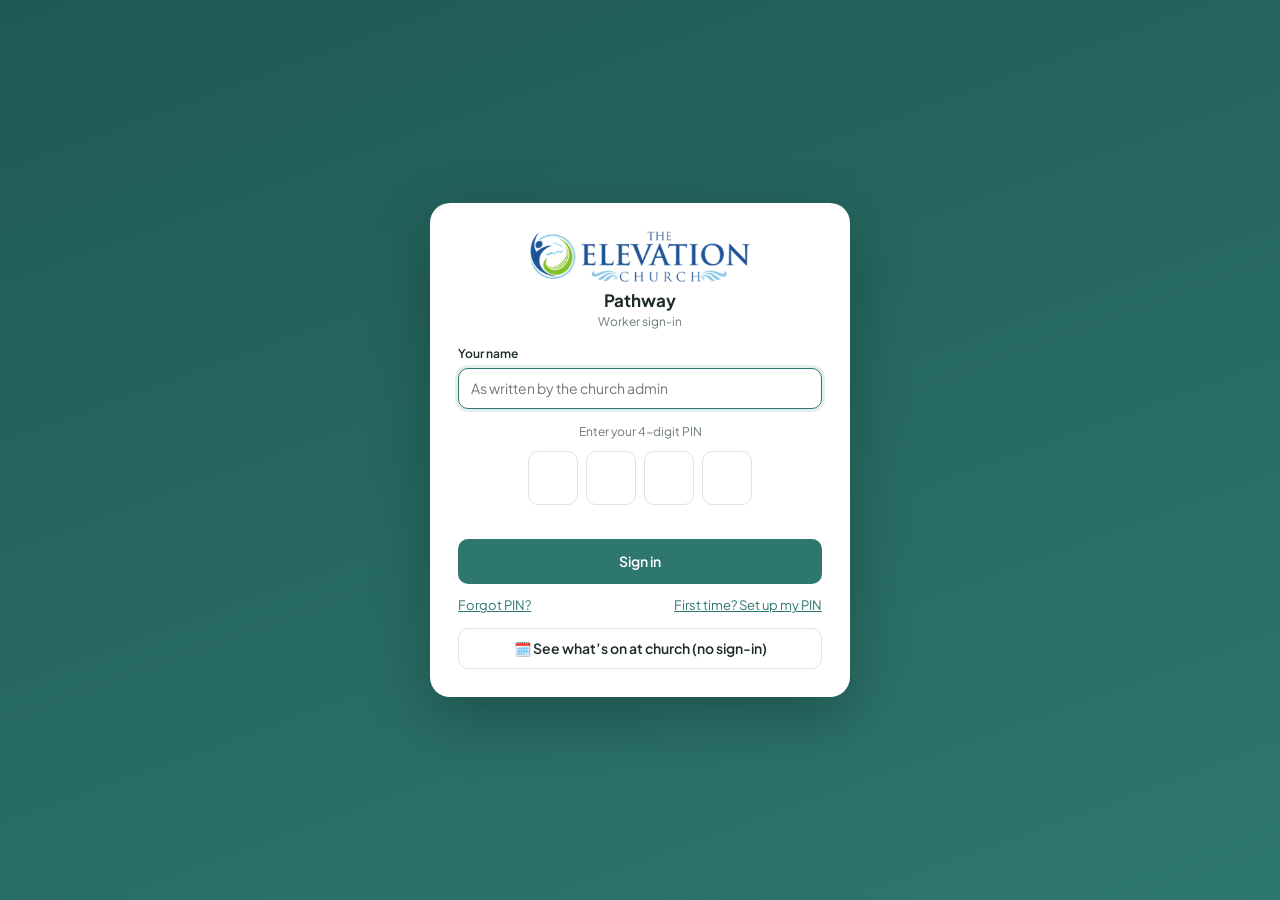
<file: index.html>
<!doctype html>
<html lang="en">
<head>
<meta charset="utf-8">
<meta name="viewport" content="width=device-width,initial-scale=1,viewport-fit=cover">
<title>Pathway · The Elevation Church</title>
<meta name="theme-color" content="#1F5A54">
<link rel="manifest" href="manifest.webmanifest">
<link rel="icon" href="img/icon-192.png">
<link rel="apple-touch-icon" href="img/apple-touch-icon.png">
<meta name="apple-mobile-web-app-capable" content="yes">
<link rel="preconnect" href="https://fonts.googleapis.com">
<link href="https://fonts.googleapis.com/css2?family=Plus+Jakarta+Sans:wght@400;500;600;700;800&display=swap" rel="stylesheet">
<link rel="stylesheet" href="app.css">
</head>
<body>

<!-- SIGN IN -->
<div class="login" id="login" hidden>
  <form class="lbox" id="loginForm" autocomplete="off">
    <img class="logo-full" src="img/logo-full.png" alt="The Elevation Church">
    <div style="text-align:center;margin-bottom:14px"><b style="font-size:17px">Pathway</b><div class="small muted">Worker sign-in</div></div>
    <div class="banner red" id="noApi" hidden>This app is not connected to the church server yet. Ask the person who set up Pathway.</div>
    <div class="f"><label for="ln">Your name</label><input class="inp" id="ln" placeholder="As written by the church admin" autocomplete="name"></div>
    <div class="small muted" style="text-align:center;margin-top:14px">Enter your 4-digit PIN</div>
    <div class="pin" id="pin">
      <input inputmode="numeric" maxlength="1" type="password" aria-label="PIN digit 1"><input inputmode="numeric" maxlength="1" type="password" aria-label="PIN digit 2"><input inputmode="numeric" maxlength="1" type="password" aria-label="PIN digit 3"><input inputmode="numeric" maxlength="1" type="password" aria-label="PIN digit 4">
    </div>
    <div class="err" id="lerr"></div>
    <button class="btn" id="lbtn" style="width:100%;padding:12px" type="submit">Sign in</button>
    <div style="display:flex;justify-content:space-between;gap:10px;margin-top:12px;font-size:13px;flex-wrap:wrap"><a href="#" id="forgot">Forgot PIN?</a><a href="#" id="firsttime">First time? Set up my PIN</a></div>
    <div id="pinflow" hidden></div>
    <a class="btn ghost" href="events.html" style="width:100%;margin-top:12px;justify-content:center">🗓️ See what’s on at church (no sign-in)</a>
    <div id="firstSet" hidden style="margin-top:16px;border-top:1px solid var(--line);padding-top:14px">
      <b>Move our data from the Google version</b><div class="small muted">Sign in with your existing <b>admin</b> name and PIN. Everything (people, members, PINs, history) is copied to this faster server. Takes under a minute.</div>
      <input class="inp" id="mvname" placeholder="Admin name (as before)" autocomplete="off" style="margin-top:8px">
      <input class="inp" id="mvpin" placeholder="Admin PIN" inputmode="numeric" maxlength="4" type="password" autocomplete="off" style="margin-top:8px">
      <button class="btn gold" type="button" id="mvbtn" style="width:100%;margin-top:10px">Move our data</button>
      <div style="margin:16px 0 4px;border-top:1px dashed var(--line)"></div>
      <b>Brand-new church instead?</b><div class="small muted">Use the one-time setup code given when Pathway was installed.</div>
      <input class="inp" id="fcode" placeholder="Setup code" inputmode="numeric" autocomplete="off" style="margin-top:8px">
      <input class="inp" id="fname" placeholder="Your full name" autocomplete="name" style="margin-top:8px">
      <input class="inp" id="fpin" placeholder="Choose a 4-digit PIN" inputmode="numeric" maxlength="4" type="password" autocomplete="off" style="margin-top:8px">
      <button class="btn" type="button" id="fbtn" style="width:100%;margin-top:10px">Create the first admin</button>
    </div>
  </form>
</div>

<div class="app" id="app" hidden>
  <aside>
    <div class="brand"><div class="mark"><img src="img/logo-mark.png" alt=""></div><div><b>Pathway</b><small id="churchName">The Elevation Church</small></div></div>
    <div id="sidenav"></div>
    <div class="foot" id="sidefoot"></div>
  </aside>
  <main>
    <div class="top">
      <button class="iconbtn" id="backbtn" aria-label="Back" hidden>‹</button><h1 id="title">Today</h1><span class="sp"></span>
      <span class="pill" id="net"><span class="dot"></span><span id="netl">Online</span></span>
      <button class="iconbtn" id="bell" aria-label="Notifications">🔔<i id="bellct" hidden></i></button>
      <button class="av" id="me" title="Account and appearance">--</button>
    </div>
    <div class="wrap" id="view"></div>
  </main>
</div>
<nav class="mnav" id="mnav" hidden></nav>
<div class="ov" id="ov"></div>
<div class="drawer" id="drawer" role="dialog" aria-label="Details"></div>
<button class="fab" id="fab" aria-label="Quick actions" hidden>+</button>
<div class="toast" id="toast"></div>

<script src="config.js"></script>
<script src="lib/qrcode.js"></script>
<script src="core.js"></script>
<script src="tracker.js"></script>
<script src="church.js"></script>
<script src="grid.js"></script>
<script src="admin.js"></script>
<script src="forms.js"></script>
<script src="msg.js"></script>
<script src="calendar.js"></script>
<script src="shell.js"></script>
<script src="today.js"></script>
<script src="count.js"></script>
<script src="people2.js"></script>
<script src="gametpl.js"></script>
<script src="games.js"></script>
<script src="chat.js"></script>
<script src="app.js"></script>
</body>
</html>
</file>
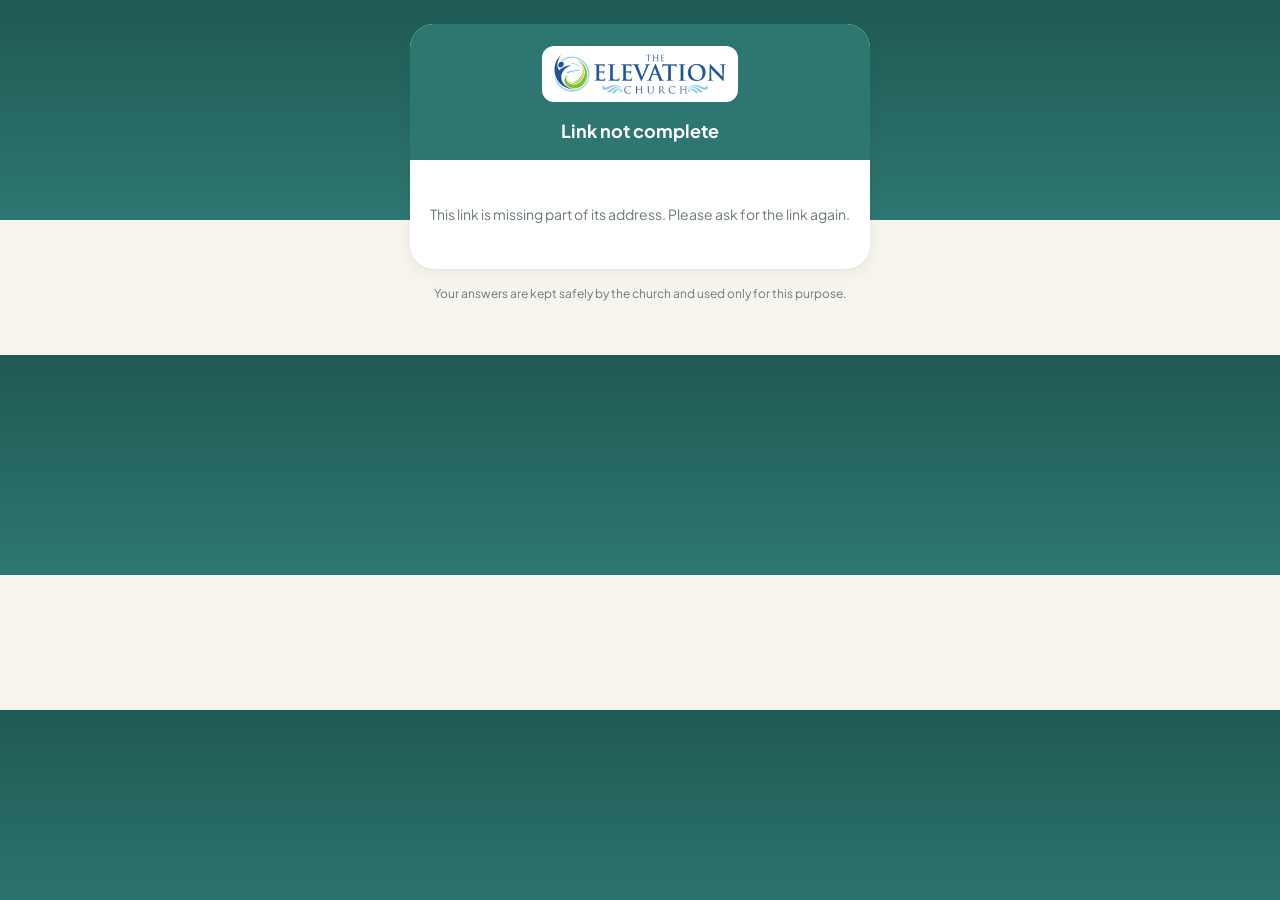
<file: answer.html>
<!doctype html>
<html lang="en">
<head>
<meta charset="utf-8">
<meta name="viewport" content="width=device-width,initial-scale=1,viewport-fit=cover">
<title>Answer · The Elevation Church</title>
<meta name="theme-color" content="#2E7770">
<link rel="manifest" href="manifest.webmanifest">
<link rel="icon" href="img/icon-192.png">
<link rel="preconnect" href="https://fonts.googleapis.com">
<link href="https://fonts.googleapis.com/css2?family=Plus+Jakarta+Sans:wght@400;500;600;700;800&display=swap" rel="stylesheet">
<link rel="stylesheet" href="app.css">
<style>body{background:linear-gradient(180deg,var(--teal-d) 0,var(--teal) 220px,var(--bg) 220px)}.reg{padding:24px 16px 40px}.phoneframe{width:460px}.hp{position:absolute;left:-9999px}
.q{margin-bottom:18px}.q>label,.q>.ql{display:block;font-weight:700;margin-bottom:8px}.q .req{color:var(--red)}.stars{display:flex;gap:6px}.stars button{font-size:30px;line-height:1;background:none;border:0;cursor:pointer;color:#d8d2c4;padding:2px}.stars button.on{color:var(--gold)}
.chips.big .chip{padding:10px 14px;font-size:14px}</style>
</head>
<body>
<div class="reg">
  <div class="phoneframe">
    <div class="hd"><div class="logo-chip"><img src="img/logo-full.png" alt="The Elevation Church"></div>
      <b style="font-size:18px;display:block" id="atitle">Loading…</b><div class="small" style="opacity:.9" id="asub"></div></div>
    <form class="bd" id="af" autocomplete="on" hidden></form>
    <div class="bd" id="amsg" hidden style="text-align:center;padding:30px 20px"></div>
  </div>
  <p class="small muted" style="text-align:center;margin-top:16px" id="afoot">Your answers are kept safely by the church and used only for this purpose.</p>
</div>
<div class="toast" id="toast"></div>
<script src="config.js"></script>
<script src="core.js"></script>
<script src="answer.js"></script>
</body>
</html>
</file>
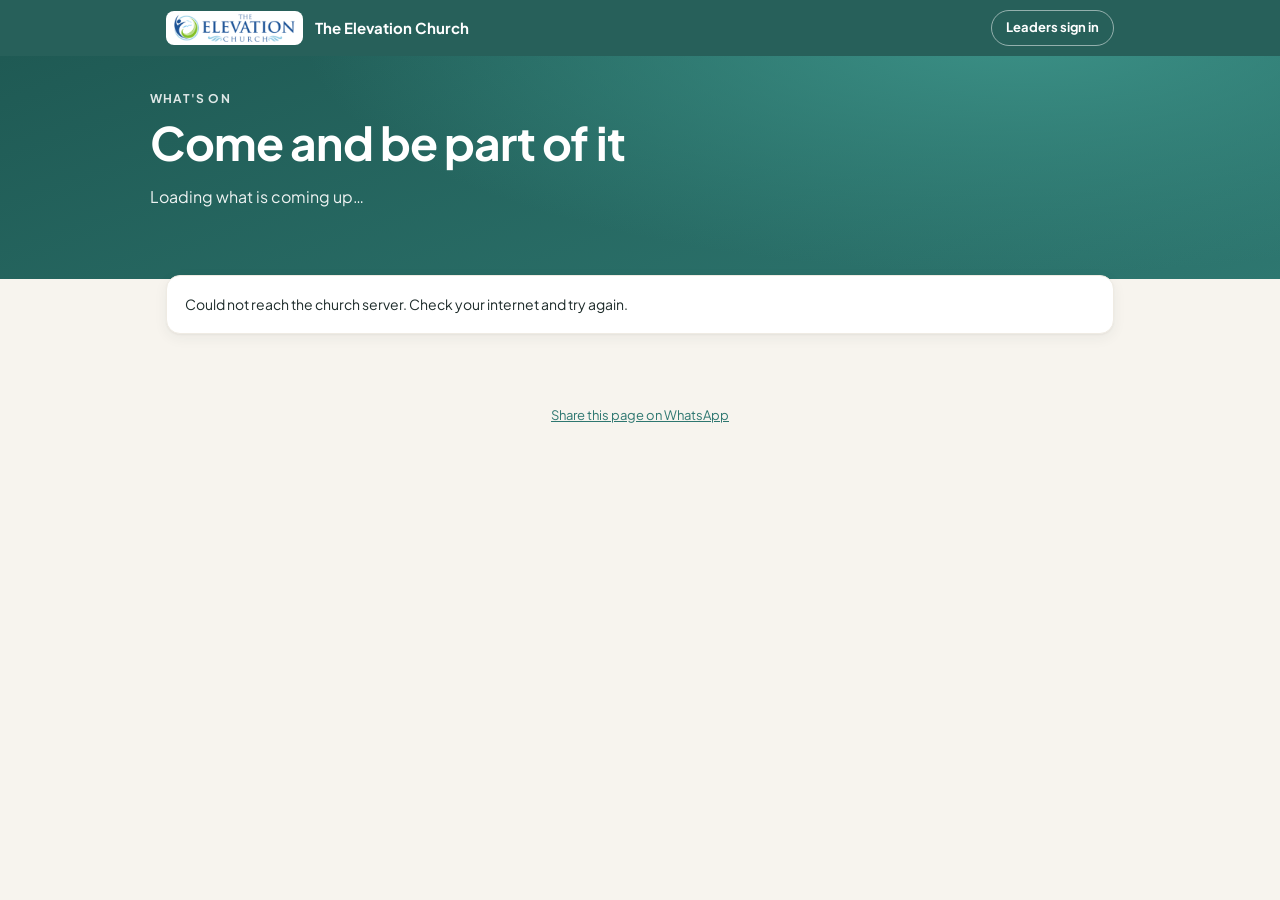
<file: events.html>
<!doctype html>
<html lang="en">
<head>
<meta charset="utf-8">
<meta name="viewport" content="width=device-width,initial-scale=1,viewport-fit=cover">
<title>What's on · The Elevation Church</title>
<meta name="description" content="Services, conferences, outreaches and gatherings coming up at The Elevation Church. Everyone is welcome.">
<meta name="theme-color" content="#1F5A54">
<link rel="manifest" href="manifest.webmanifest">
<link rel="icon" href="img/icon-192.png">
<link rel="apple-touch-icon" href="img/apple-touch-icon.png">
<link rel="preconnect" href="https://fonts.googleapis.com">
<link href="https://fonts.googleapis.com/css2?family=Plus+Jakarta+Sans:wght@400;500;600;700;800&display=swap" rel="stylesheet">
<link rel="stylesheet" href="app.css">
<style>
body{background:var(--bg);margin:0}
.wtop{position:sticky;top:0;z-index:5;background:rgba(31,90,84,.96);backdrop-filter:blur(6px);color:#fff}
.wtop .in{max-width:980px;margin:0 auto;padding:10px 16px;display:flex;align-items:center;gap:12px}
.wtop img{height:34px;background:#fff;border-radius:8px;padding:3px 8px}.wtop b{flex:1;font-size:15px;white-space:nowrap;overflow:hidden;text-overflow:ellipsis}@media(max-width:560px){.wtop b{color:transparent}}
.wtop a{color:#fff;font-weight:700;font-size:13px;text-decoration:none;border:1px solid rgba(255,255,255,.5);border-radius:20px;padding:7px 14px;white-space:nowrap}
.hero{background:radial-gradient(1200px 400px at 80% -10%,#3b9086 0,transparent 60%),linear-gradient(160deg,var(--teal-d),var(--teal));color:#fff;padding:34px 16px 70px}
.hero .in{max-width:980px;margin:0 auto}.hero h1{font-size:clamp(30px,6vw,46px);margin:0 0 8px;letter-spacing:-.02em}.hero p{margin:0;opacity:.92;max-width:620px;font-size:16px}
.spot{max-width:980px;margin:-46px auto 0;padding:0 16px}
.spot .card{display:flex;gap:18px;align-items:center;flex-wrap:wrap;border-top:4px solid var(--gold)}
.cd{display:flex;gap:8px}.cd div{background:var(--teal-l);border-radius:12px;padding:8px 10px;text-align:center;min-width:56px}.cd b{display:block;font-size:24px;color:var(--teal-d);line-height:1.1}.cd span{font-size:11px;color:var(--muted);font-weight:600}
.wrapw{max-width:980px;margin:0 auto;padding:18px 16px 40px}
.filters{display:flex;gap:8px;flex-wrap:wrap;align-items:center;margin:8px 0 16px}
.mon{font-size:13px;font-weight:800;letter-spacing:.08em;color:var(--teal-d);text-transform:uppercase;margin:22px 0 10px}
.wfoot{text-align:center;color:var(--muted);font-size:13px;padding:24px 16px 40px}
.cal-card:target{box-shadow:0 0 0 3px var(--gold)}
</style>
</head>
<body>
<header class="wtop"><div class="in"><img src="img/logo-full.png" alt=""><b id="wch">The Elevation Church</b><a href="index.html">Leaders sign in</a></div></header>
<section class="hero"><div class="in"><div class="small" style="font-weight:700;letter-spacing:.1em;opacity:.85">WHAT'S ON</div><h1 id="wh">Come and be part of it</h1><p id="wmsg">Loading what is coming up…</p></div></section>
<div class="spot" id="wspot"></div>
<main class="wrapw">
  <div class="banner red" id="woff" hidden>📴 You are offline. Showing the last saved list.</div>
  <div class="filters" id="wfil"></div>
  <div id="wlist"><div class="card muted">Loading…</div></div>
</main>
<footer class="wfoot"><div id="wfoot"></div><div style="margin-top:8px"><a href="#" id="wshare">Share this page on WhatsApp</a></div></footer>
<div class="toast" id="toast"></div>
<script src="config.js"></script>
<script src="core.js"></script>
<script src="events.js"></script>
</body>
</html>
</file>
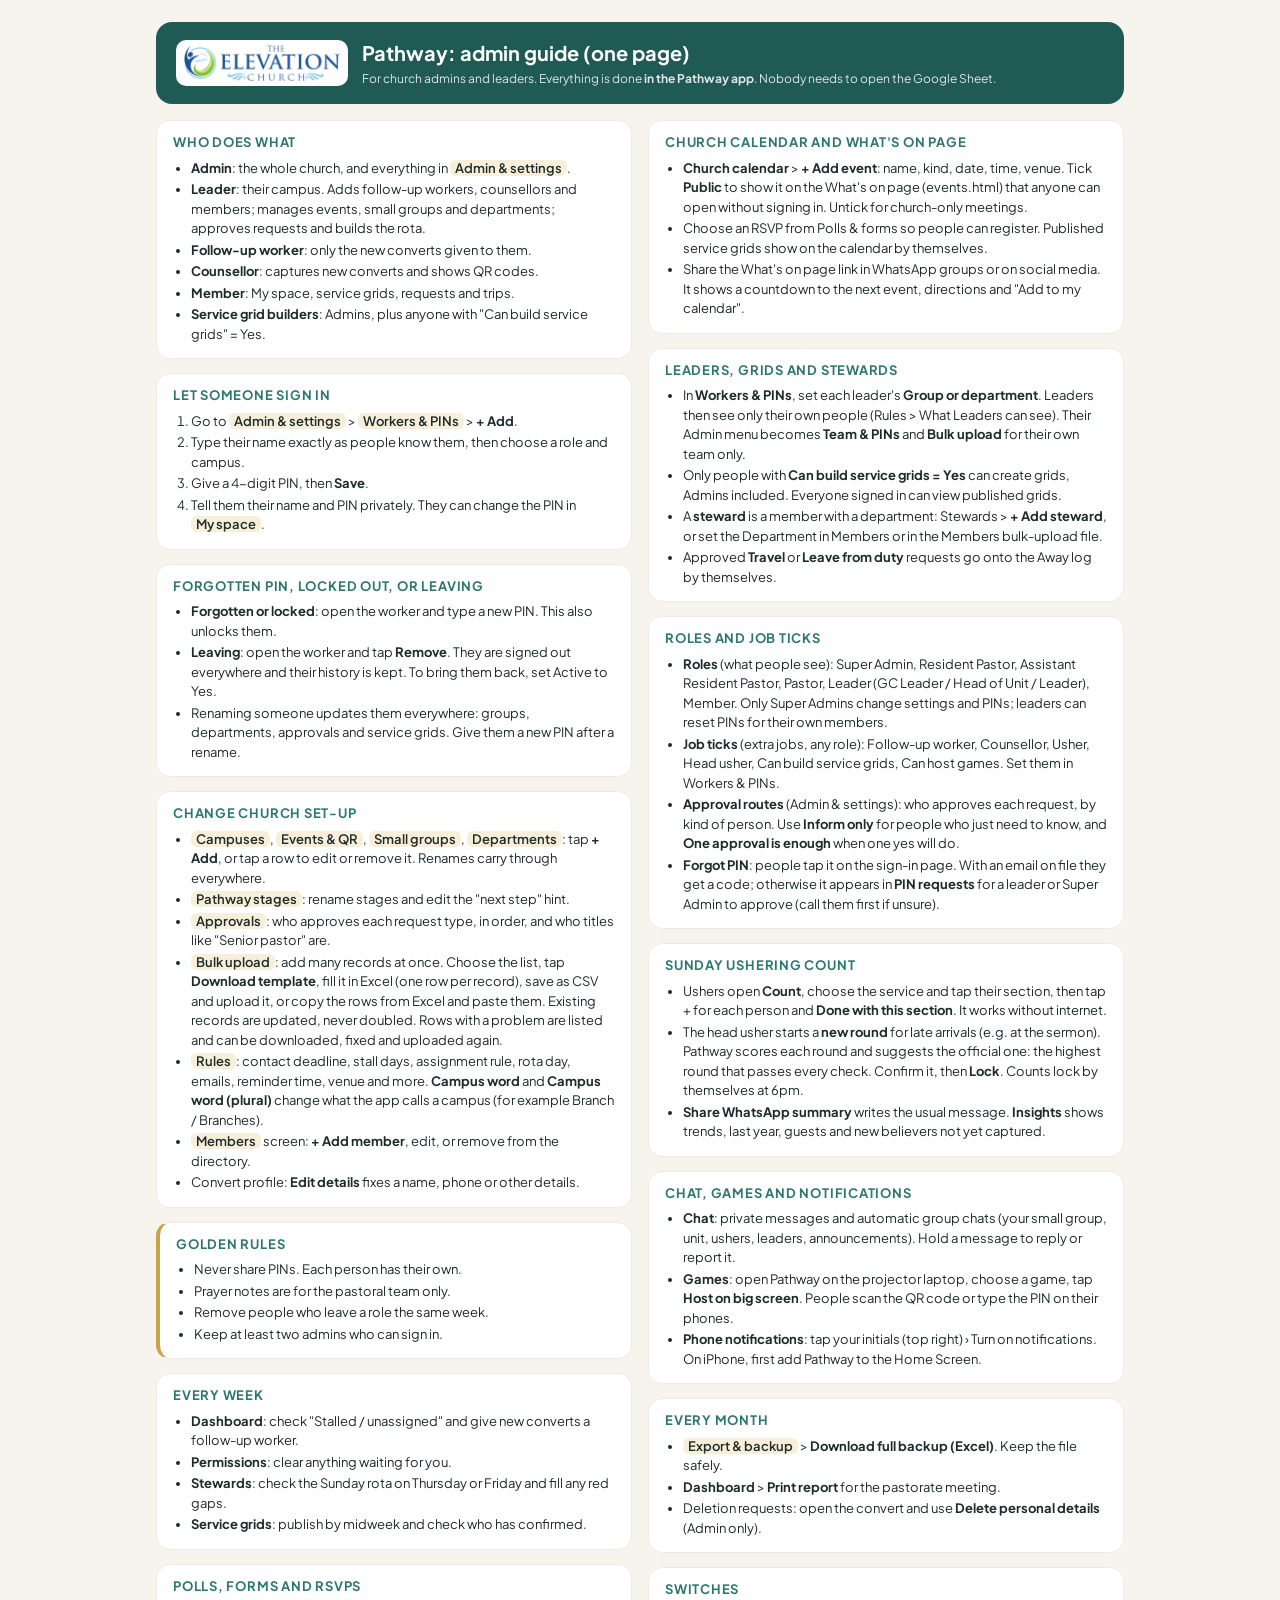
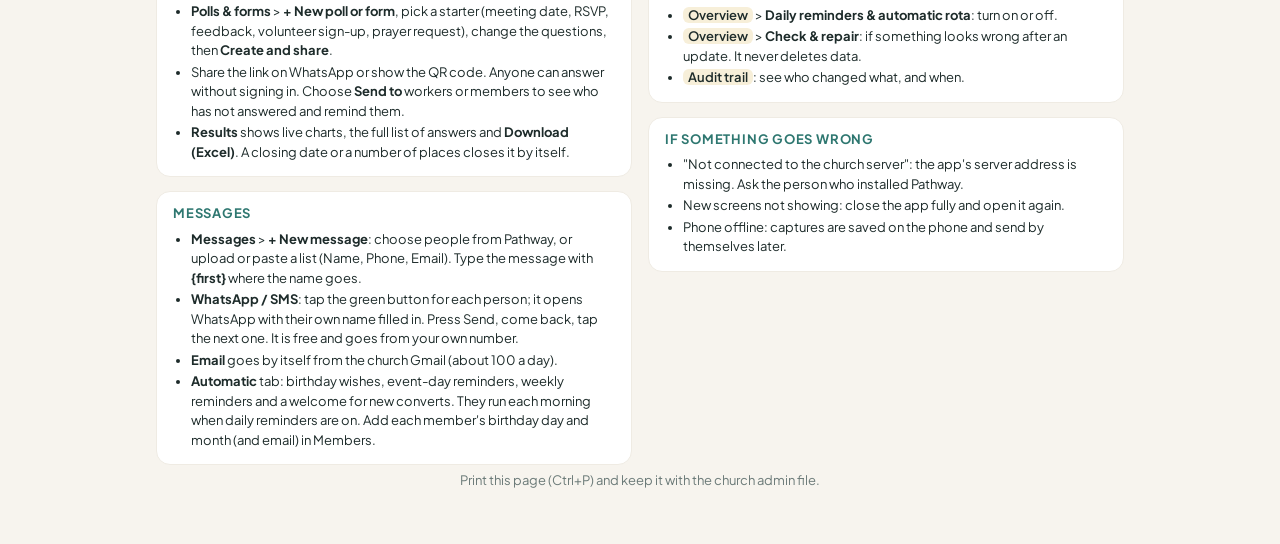
<file: guide.html>
<!doctype html>
<html lang="en"><head><meta charset="utf-8"><meta name="viewport" content="width=device-width,initial-scale=1">
<title>Pathway admin guide</title>
<link href="https://fonts.googleapis.com/css2?family=Plus+Jakarta+Sans:wght@400;600;700;800&display=swap" rel="stylesheet">
<style>
:root{--teal:#2E7770;--teal-d:#1F5A54;--gold:#C9A24A;--gold-l:#F7EFD9;--bg:#F7F4EE;--ink:#1D2B2A;--muted:#6B7A78;--line:#E7E2D8}
*{box-sizing:border-box}body{margin:0;background:var(--bg);color:var(--ink);font:13px/1.5 "Plus Jakarta Sans",system-ui,sans-serif}
.page{max-width:1000px;margin:0 auto;padding:22px 16px 40px}
header{display:flex;gap:14px;align-items:center;background:var(--teal-d);color:#fff;border-radius:16px;padding:16px 20px;margin-bottom:16px}
header img{height:46px;background:#fff;border-radius:10px;padding:5px 8px}header h1{margin:0;font-size:20px}header p{margin:2px 0 0;opacity:.85;font-size:12px}
.cols{columns:2 320px;column-gap:16px}
.box{break-inside:avoid;background:#fff;border:1px solid #EFEBE3;border-radius:14px;padding:12px 16px;margin:0 0 14px}
h2{font-size:13px;margin:0 0 6px;color:var(--teal);text-transform:uppercase;letter-spacing:.06em}
ol,ul{margin:0;padding-left:18px}li{margin:2px 0}b{font-weight:700}.tab{background:var(--gold-l);border-radius:6px;padding:0 5px;font-weight:600;white-space:nowrap}
.warn{border-left:4px solid var(--gold)}.muted{color:var(--muted)}
@media print{body{background:#fff;font-size:10.5px}.page{padding:0}.box{border-color:#ddd;padding:8px 12px;margin-bottom:8px}header{padding:10px 14px;margin-bottom:10px}@page{margin:10mm}}
</style></head><body><div class="page">
<header><img src="img/logo-full.png" alt=""><div><h1>Pathway: admin guide (one page)</h1><p>For church admins and leaders. Everything is done <b>in the Pathway app</b>. Nobody needs to open the Google Sheet.</p></div></header>
<div class="cols">
<div class="box"><h2>Who does what</h2><ul>
<li><b>Admin</b>: the whole church, and everything in <span class="tab">Admin &amp; settings</span>.</li>
<li><b>Leader</b>: their campus. Adds follow-up workers, counsellors and members; manages events, small groups and departments; approves requests and builds the rota.</li>
<li><b>Follow-up worker</b>: only the new converts given to them.</li>
<li><b>Counsellor</b>: captures new converts and shows QR codes.</li>
<li><b>Member</b>: My space, service grids, requests and trips.</li>
<li><b>Service grid builders</b>: Admins, plus anyone with "Can build service grids" = Yes.</li></ul></div>
<div class="box"><h2>Let someone sign in</h2><ol>
<li>Go to <span class="tab">Admin &amp; settings</span> &gt; <span class="tab">Workers &amp; PINs</span> &gt; <b>+ Add</b>.</li>
<li>Type their name exactly as people know them, then choose a role and campus.</li>
<li>Give a 4-digit PIN, then <b>Save</b>.</li>
<li>Tell them their name and PIN privately. They can change the PIN in <span class="tab">My space</span>.</li></ol></div>
<div class="box"><h2>Forgotten PIN, locked out, or leaving</h2><ul>
<li><b>Forgotten or locked</b>: open the worker and type a new PIN. This also unlocks them.</li>
<li><b>Leaving</b>: open the worker and tap <b>Remove</b>. They are signed out everywhere and their history is kept. To bring them back, set Active to Yes.</li>
<li>Renaming someone updates them everywhere: groups, departments, approvals and service grids. Give them a new PIN after a rename.</li></ul></div>
<div class="box"><h2>Change church set-up</h2><ul>
<li><span class="tab">Campuses</span>, <span class="tab">Events &amp; QR</span>, <span class="tab">Small groups</span>, <span class="tab">Departments</span>: tap <b>+ Add</b>, or tap a row to edit or remove it. Renames carry through everywhere.</li>
<li><span class="tab">Pathway stages</span>: rename stages and edit the "next step" hint.</li>
<li><span class="tab">Approvals</span>: who approves each request type, in order, and who titles like "Senior pastor" are.</li>
<li><span class="tab">Bulk upload</span>: add many records at once. Choose the list, tap <b>Download template</b>, fill it in Excel (one row per record), save as CSV and upload it, or copy the rows from Excel and paste them. Existing records are updated, never doubled. Rows with a problem are listed and can be downloaded, fixed and uploaded again.</li>
<li><span class="tab">Rules</span>: contact deadline, stall days, assignment rule, rota day, emails, reminder time, venue and more. <b>Campus word</b> and <b>Campus word (plural)</b> change what the app calls a campus (for example Branch / Branches).</li>
<li><span class="tab">Members</span> screen: <b>+ Add member</b>, edit, or remove from the directory.</li>
<li>Convert profile: <b>Edit details</b> fixes a name, phone or other details.</li></ul></div>
<div class="box warn"><h2>Golden rules</h2><ul>
<li>Never share PINs. Each person has their own.</li>
<li>Prayer notes are for the pastoral team only.</li>
<li>Remove people who leave a role the same week.</li>
<li>Keep at least two admins who can sign in.</li></ul></div>
<div class="box"><h2>Every week</h2><ul>
<li><b>Dashboard</b>: check "Stalled / unassigned" and give new converts a follow-up worker.</li>
<li><b>Permissions</b>: clear anything waiting for you.</li>
<li><b>Stewards</b>: check the Sunday rota on Thursday or Friday and fill any red gaps.</li>
<li><b>Service grids</b>: publish by midweek and check who has confirmed.</li></ul></div>
<div class="box"><h2>Polls, forms and RSVPs</h2><ul>
<li><b>Polls &amp; forms</b> &gt; <b>+ New poll or form</b>, pick a starter (meeting date, RSVP, feedback, volunteer sign-up, prayer request), change the questions, then <b>Create and share</b>.</li>
<li>Share the link on WhatsApp or show the QR code. Anyone can answer without signing in. Choose <b>Send to</b> workers or members to see who has not answered and remind them.</li>
<li><b>Results</b> shows live charts, the full list of answers and <b>Download (Excel)</b>. A closing date or a number of places closes it by itself.</li></ul></div>
<div class="box"><h2>Messages</h2><ul>
<li><b>Messages</b> &gt; <b>+ New message</b>: choose people from Pathway, or upload or paste a list (Name, Phone, Email). Type the message with <b>{first}</b> where the name goes.</li>
<li><b>WhatsApp / SMS</b>: tap the green button for each person; it opens WhatsApp with their own name filled in. Press Send, come back, tap the next one. It is free and goes from your own number.</li>
<li><b>Email</b> goes by itself from the church Gmail (about 100 a day).</li>
<li><b>Automatic</b> tab: birthday wishes, event-day reminders, weekly reminders and a welcome for new converts. They run each morning when daily reminders are on. Add each member's birthday day and month (and email) in Members.</li></ul></div>
<div class="box"><h2>Church calendar and What's on page</h2><ul>
<li><b>Church calendar</b> &gt; <b>+ Add event</b>: name, kind, date, time, venue. Tick <b>Public</b> to show it on the What's on page (events.html) that anyone can open without signing in. Untick for church-only meetings.</li>
<li>Choose an RSVP from Polls &amp; forms so people can register. Published service grids show on the calendar by themselves.</li>
<li>Share the What's on page link in WhatsApp groups or on social media. It shows a countdown to the next event, directions and "Add to my calendar".</li></ul></div>
<div class="box"><h2>Leaders, grids and stewards</h2><ul>
<li>In <b>Workers &amp; PINs</b>, set each leader's <b>Group or department</b>. Leaders then see only their own people (Rules &gt; What Leaders can see). Their Admin menu becomes <b>Team &amp; PINs</b> and <b>Bulk upload</b> for their own team only.</li>
<li>Only people with <b>Can build service grids = Yes</b> can create grids, Admins included. Everyone signed in can view published grids.</li>
<li>A <b>steward</b> is a member with a department: Stewards &gt; <b>+ Add steward</b>, or set the Department in Members or in the Members bulk-upload file.</li>
<li>Approved <b>Travel</b> or <b>Leave from duty</b> requests go onto the Away log by themselves.</li></ul></div>
<div class="box"><h2>Roles and job ticks</h2><ul>
<li><b>Roles</b> (what people see): Super Admin, Resident Pastor, Assistant Resident Pastor, Pastor, Leader (GC Leader / Head of Unit / Leader), Member. Only Super Admins change settings and PINs; leaders can reset PINs for their own members.</li>
<li><b>Job ticks</b> (extra jobs, any role): Follow-up worker, Counsellor, Usher, Head usher, Can build service grids, Can host games. Set them in Workers &amp; PINs.</li>
<li><b>Approval routes</b> (Admin &amp; settings): who approves each request, by kind of person. Use <b>Inform only</b> for people who just need to know, and <b>One approval is enough</b> when one yes will do.</li>
<li><b>Forgot PIN</b>: people tap it on the sign-in page. With an email on file they get a code; otherwise it appears in <b>PIN requests</b> for a leader or Super Admin to approve (call them first if unsure).</li></ul></div>
<div class="box"><h2>Sunday ushering count</h2><ul>
<li>Ushers open <b>Count</b>, choose the service and tap their section, then tap + for each person and <b>Done with this section</b>. It works without internet.</li>
<li>The head usher starts a <b>new round</b> for late arrivals (e.g. at the sermon). Pathway scores each round and suggests the official one: the highest round that passes every check. Confirm it, then <b>Lock</b>. Counts lock by themselves at 6pm.</li>
<li><b>Share WhatsApp summary</b> writes the usual message. <b>Insights</b> shows trends, last year, guests and new believers not yet captured.</li></ul></div>
<div class="box"><h2>Chat, games and notifications</h2><ul>
<li><b>Chat</b>: private messages and automatic group chats (your small group, unit, ushers, leaders, announcements). Hold a message to reply or report it.</li>
<li><b>Games</b>: open Pathway on the projector laptop, choose a game, tap <b>Host on big screen</b>. People scan the QR code or type the PIN on their phones.</li>
<li><b>Phone notifications</b>: tap your initials (top right) › Turn on notifications. On iPhone, first add Pathway to the Home Screen.</li></ul></div>
<div class="box"><h2>Every month</h2><ul>
<li><span class="tab">Export &amp; backup</span> &gt; <b>Download full backup (Excel)</b>. Keep the file safely.</li>
<li><b>Dashboard</b> &gt; <b>Print report</b> for the pastorate meeting.</li>
<li>Deletion requests: open the convert and use <b>Delete personal details</b> (Admin only).</li></ul></div>
<div class="box"><h2>Switches</h2><ul>
<li><span class="tab">Overview</span> &gt; <b>Daily reminders &amp; automatic rota</b>: turn on or off.</li>
<li><span class="tab">Overview</span> &gt; <b>Check &amp; repair</b>: if something looks wrong after an update. It never deletes data.</li>
<li><span class="tab">Audit trail</span>: see who changed what, and when.</li></ul></div>
<div class="box"><h2>If something goes wrong</h2><ul>
<li>"Not connected to the church server": the app's server address is missing. Ask the person who installed Pathway.</li>
<li>New screens not showing: close the app fully and open it again.</li>
<li>Phone offline: captures are saved on the phone and send by themselves later.</li></ul></div>
</div>
<p class="muted" style="text-align:center;margin-top:6px">Print this page (Ctrl+P) and keep it with the church admin file.</p>
</div></body></html>
</file>
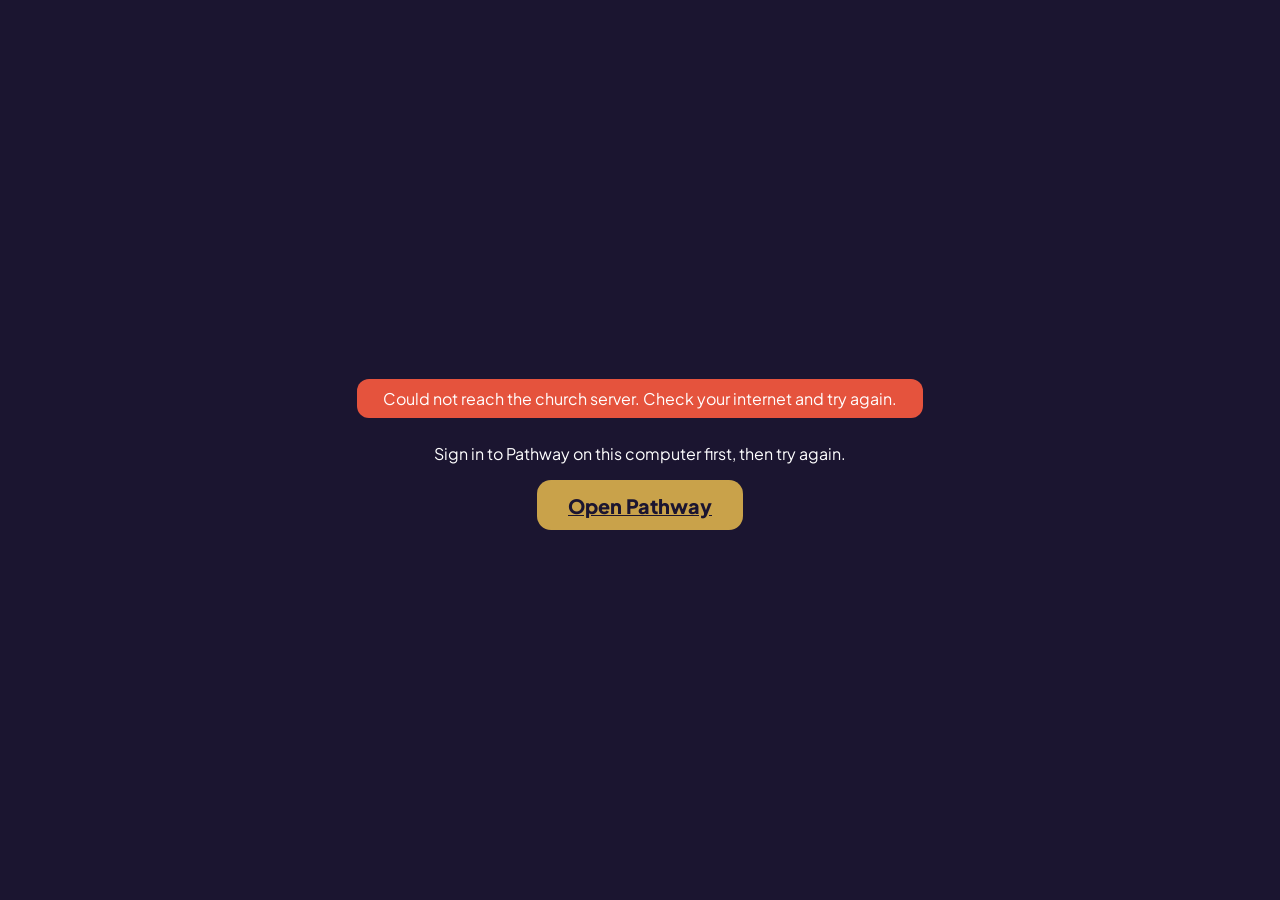
<file: host.html>
<!doctype html>
<html lang="en">
<head>
<meta charset="utf-8"><meta name="viewport" content="width=device-width,initial-scale=1">
<title>Live game · big screen</title>
<link rel="icon" href="img/icon-192.png">
<link href="https://fonts.googleapis.com/css2?family=Plus+Jakarta+Sans:wght@400;600;700;800&display=swap" rel="stylesheet">
<style>
*{box-sizing:border-box}html,body{margin:0;height:100%;font-family:'Plus Jakarta Sans',system-ui,sans-serif;background:#1B1530;color:#fff;overflow:hidden}
#app{height:100%;display:flex;flex-direction:column;padding:2.2vh 3vw}
.top{display:flex;align-items:center;gap:16px;font-weight:700;font-size:2vh;opacity:.9}.top .sp{flex:1}
.btn{border:0;border-radius:14px;padding:1.4vh 2.4vw;font-weight:800;font-size:2.2vh;cursor:pointer;background:#C9A24A;color:#1B1530;font-family:inherit}.btn.ghost{background:rgba(255,255,255,.12);color:#fff}
.center{flex:1;display:flex;flex-direction:column;align-items:center;justify-content:center;text-align:center;min-height:0}
.pin{font-size:13vh;font-weight:800;letter-spacing:.12em;line-height:1}.join{font-size:3vh;opacity:.85}
.qr{background:#fff;border-radius:16px;padding:1.4vh;width:26vh;height:26vh}.qr svg{width:100%;height:100%}
.chips{display:flex;flex-wrap:wrap;gap:1vh;justify-content:center;max-width:90vw;margin-top:2vh}.chips span{background:rgba(255,255,255,.14);border-radius:30px;padding:.8vh 1.6vw;font-weight:700;font-size:2.4vh;animation:pop .3s}
.qtext{font-size:5vh;font-weight:800;max-width:88vw;margin:1vh 0 2vh}
.ans{display:grid;grid-template-columns:1fr 1fr;gap:1.6vh;width:92vw}.ans div{border-radius:18px;padding:3vh 2vw;font-size:3.6vh;font-weight:800;text-align:left;display:flex;align-items:center;gap:1.4vw;position:relative;overflow:hidden}
.ans div.dim{opacity:.35}.ans b{font-size:4vh}.ans .cnt{margin-left:auto;font-size:3vh;background:rgba(0,0,0,.25);border-radius:12px;padding:.4vh 1vw}
.ring{width:13vh;height:13vh;border-radius:50%;display:grid;place-items:center;background:conic-gradient(#C9A24A var(--p),rgba(255,255,255,.15) 0)}.ring span{width:10.4vh;height:10.4vh;border-radius:50%;background:#1B1530;display:grid;place-items:center;font-size:5vh;font-weight:800}
.qimg{max-height:28vh;max-width:60vw;border-radius:14px;margin-bottom:1vh}
.lb{width:min(900px,90vw)}.lb div{display:flex;align-items:center;gap:2vw;background:rgba(255,255,255,.08);border-radius:14px;padding:1.4vh 2vw;margin-bottom:1vh;font-size:3vh;font-weight:700;animation:pop .35s both}.lb div:first-child{background:rgba(201,162,74,.35)}.lb .n{flex:1;text-align:left}
.pod{display:flex;align-items:flex-end;gap:2vw;margin-top:3vh}.pod>div{text-align:center;width:16vw}.pod .blk{border-radius:14px 14px 0 0;display:grid;place-items:center;font-size:6vh;font-weight:800;color:#1B1530}
@keyframes pop{0%{transform:scale(.6);opacity:0}100%{transform:scale(1);opacity:1}}@keyframes conf{0%{transform:translateY(-5vh) rotate(0)}100%{transform:translateY(110vh) rotate(600deg)}}
.err{background:#E5533D;border-radius:12px;padding:1vh 2vw;margin:1vh 0}
</style>
</head>
<body><div id="app"><div class="center"><div class="join">Starting the game…</div></div></div>
<script src="config.js"></script><script src="core.js"></script><script src="lib/qrcode.js"></script><script src="host.js"></script>
</body></html>
</file>
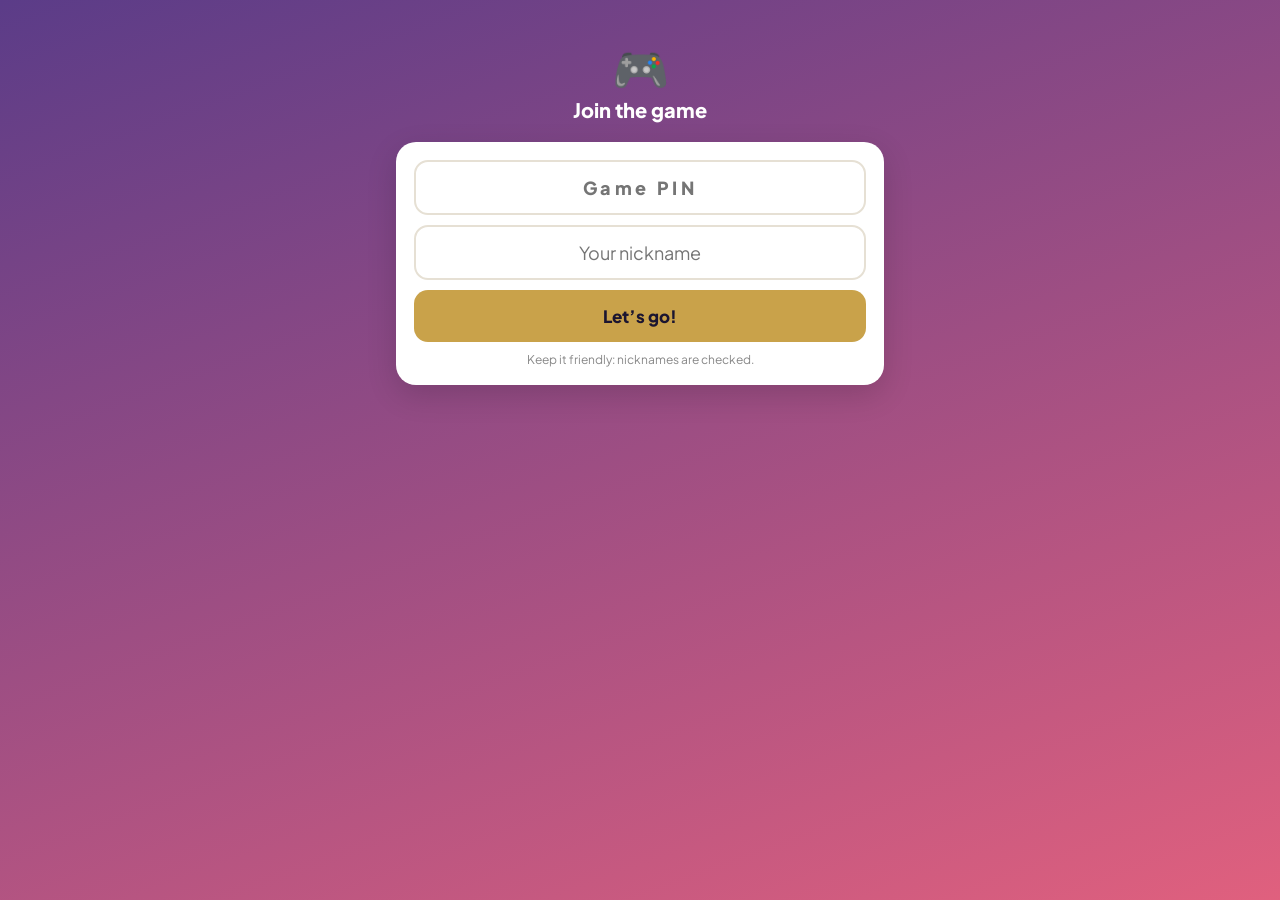
<file: play.html>
<!doctype html>
<html lang="en">
<head>
<meta charset="utf-8"><meta name="viewport" content="width=device-width,initial-scale=1,viewport-fit=cover">
<title>Join the game</title><meta name="theme-color" content="#5B3C88">
<link rel="icon" href="img/icon-192.png">
<link href="https://fonts.googleapis.com/css2?family=Plus+Jakarta+Sans:wght@400;600;700;800&display=swap" rel="stylesheet">
<style>
*{box-sizing:border-box}html,body{margin:0;min-height:100%;font-family:'Plus Jakarta Sans',system-ui,sans-serif;background:linear-gradient(160deg,#5B3C88,#E0607E);color:#fff}
#app{max-width:520px;margin:0 auto;padding:18px 16px 30px;min-height:100vh;display:flex;flex-direction:column}
.card{background:#fff;color:#1d2b29;border-radius:20px;padding:18px;margin-bottom:12px;box-shadow:0 10px 30px rgba(0,0,0,.15)}
.inp{width:100%;border:2px solid #e6e0d4;border-radius:14px;padding:14px;font:inherit;font-size:18px;text-align:center}
.btn{width:100%;border:0;border-radius:14px;padding:15px;font:inherit;font-weight:800;font-size:17px;background:#C9A24A;color:#1B1530;cursor:pointer;margin-top:10px}
.ans{display:grid;grid-template-columns:1fr 1fr;gap:10px;flex:1}.ans button{border:0;border-radius:18px;color:#fff;font:inherit;font-weight:800;font-size:18px;min-height:110px;cursor:pointer;padding:10px}.ans button:active{transform:scale(.97)}
.ans button b{display:block;font-size:30px}
.big{font-size:44px;text-align:center}.mid{text-align:center;font-size:20px;font-weight:800}.small{font-size:13px;opacity:.85;text-align:center}
.top{display:flex;justify-content:space-between;font-weight:700;margin-bottom:12px}
.ord div{display:flex;align-items:center;gap:8px;background:#fff;color:#1d2b29;border-radius:14px;padding:12px;margin-bottom:8px;font-weight:700}.ord span{flex:1}.ord button{border:0;background:#eee;border-radius:10px;width:40px;height:40px;font-size:18px}
.res{border-radius:20px;padding:30px 16px;text-align:center}
</style>
</head>
<body><div id="app"></div>
<script src="config.js"></script><script src="core.js"></script><script src="play.js"></script>
</body></html>
</file>
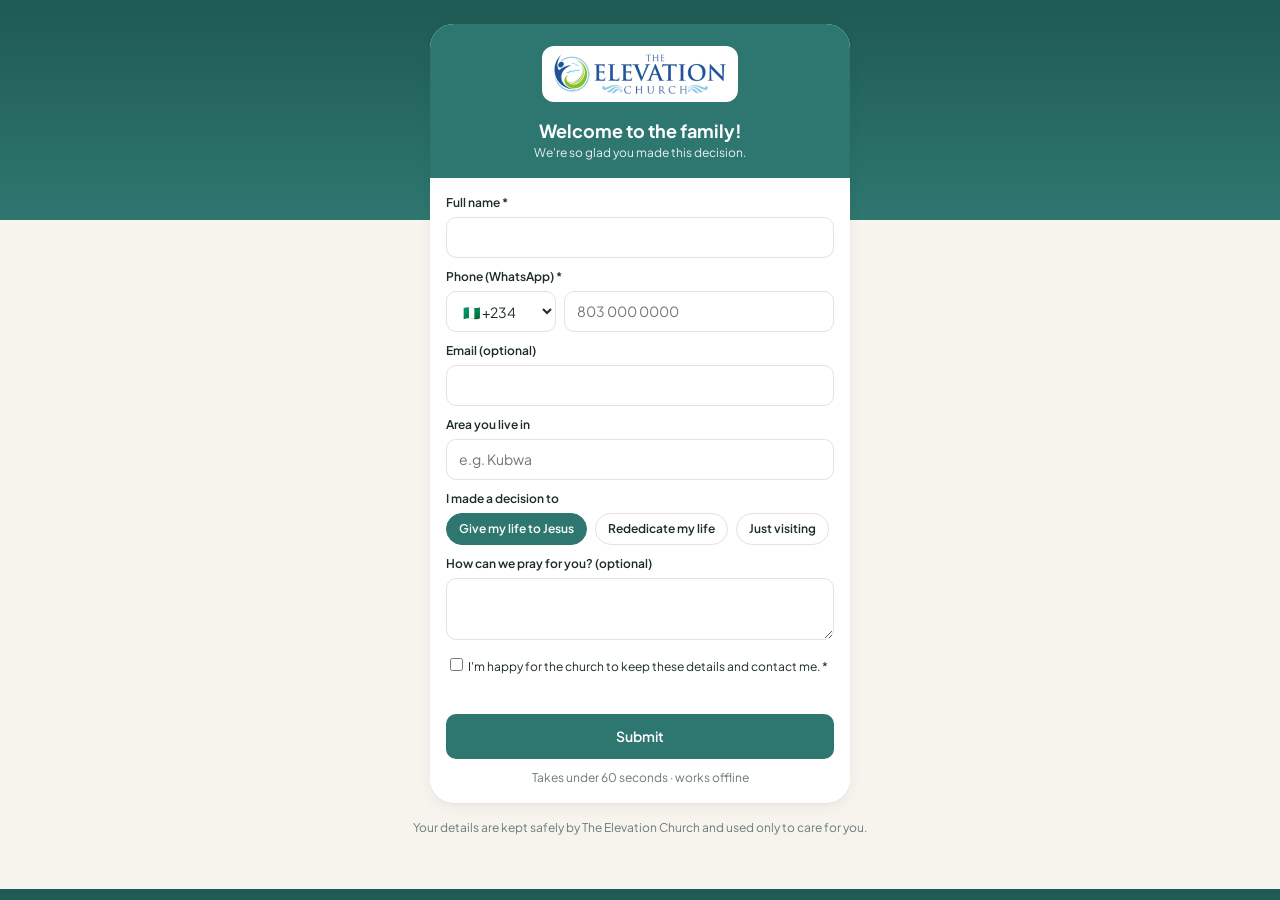
<file: register.html>
<!doctype html>
<html lang="en">
<head>
<meta charset="utf-8">
<meta name="viewport" content="width=device-width,initial-scale=1,viewport-fit=cover">
<title>Welcome to the family · The Elevation Church</title>
<meta name="theme-color" content="#2E7770">
<link rel="manifest" href="manifest.webmanifest">
<link rel="icon" href="img/icon-192.png">
<link rel="preconnect" href="https://fonts.googleapis.com">
<link href="https://fonts.googleapis.com/css2?family=Plus+Jakarta+Sans:wght@400;500;600;700;800&display=swap" rel="stylesheet">
<link rel="stylesheet" href="app.css">
<style>body{background:linear-gradient(180deg,var(--teal-d) 0,var(--teal) 220px,var(--bg) 220px)}.reg{padding:24px 16px 40px}.phoneframe{width:420px}.hp{position:absolute;left:-9999px}</style>
</head>
<body>
<div class="reg">
  <div class="phoneframe">
    <div class="hd"><div class="logo-chip"><img src="img/logo-full.png" alt="The Elevation Church"></div>
      <b style="font-size:18px;display:block">Welcome to the family!</b><div class="small" style="opacity:.9">We're so glad you made this decision.</div></div>
    <form class="bd" id="rf" autocomplete="on">
      <div class="banner red" id="roff" hidden style="margin:0">📴 No internet right now. You can still submit; it will send automatically later.</div>
      <div class="banner red" id="rbad" hidden style="margin:0">This QR code is not active. Please ask a church worker for help.</div>
      <div class="f"><label for="rn">Full name *</label><input class="inp" id="rn" autocomplete="name" autocapitalize="words"></div>
      <div class="f"><label for="rp">Phone (WhatsApp) *</label><div class="phone"><select class="inp" id="rcc" aria-label="Country code" style="width:110px"></select><input class="inp" id="rp" inputmode="tel" autocomplete="tel-national" placeholder="803 000 0000"></div></div>
      <div class="f"><label for="re">Email (optional)</label><input class="inp" id="re" type="email" autocomplete="email"></div>
      <div class="f"><label for="ra">Area you live in</label><input class="inp" id="ra" placeholder="e.g. Kubwa"></div>
      <div class="f"><label>I made a decision to</label><div class="chips" data-g="decision"><span class="chip on">Give my life to Jesus</span><span class="chip">Rededicate my life</span><span class="chip">Just visiting</span></div></div>
      <div class="f"><label for="rpr">How can we pray for you? (optional)</label><textarea class="inp" id="rpr" rows="2"></textarea></div>
      <input class="hp" id="rw" tabindex="-1" autocomplete="off" aria-hidden="true">
      <label class="small"><input type="checkbox" id="rc"> I'm happy for the church to keep these details and contact me. *</label>
      <div class="err" id="rerr"></div>
      <button class="btn" id="rs" type="submit" style="padding:12px">Submit</button>
      <div class="small muted" style="text-align:center">Takes under 60 seconds · works offline</div>
    </form>
    <div class="bd" id="rdone" hidden style="text-align:center;padding:30px 20px">
      <div style="font-size:42px">🎉</div><b style="font-size:18px">Thank you!</b>
      <p class="muted" id="rmsg">Someone from the church will reach out to you soon.</p>
      <button class="btn ghost" id="ragain" type="button">Register someone else</button>
    </div>
  </div>
  <p class="small muted" style="text-align:center;margin-top:16px">Your details are kept safely by The Elevation Church and used only to care for you.</p>
</div>
<div class="toast" id="toast"></div>
<script src="config.js"></script>
<script src="core.js"></script>
<script src="register.js"></script>
</body>
</html>
</file>
<file: app.css>
/* Pathway – The Elevation Church. Styles match the approved design preview. */
:root{
  --teal:#2E7770;--teal-d:#1F5A54;--teal-l:#E3F0EE;--gold:#C9A24A;--gold-l:#F7EFD9;
  --bg:#F7F4EE;--card:#FFFFFF;--ink:#1D2B2A;--muted:#6B7A78;--line:#E7E2D8;
  --red:#C2523F;--red-l:#FBE9E5;--amber:#C98A1E;--amber-l:#FBF1DC;--green:#3E8E5B;--green-l:#E5F3EA;
  --r:14px;--sh:0 1px 2px rgba(0,0,0,.04),0 4px 14px rgba(30,50,48,.06);
}
*{box-sizing:border-box}
html{-webkit-text-size-adjust:100%}
body{margin:0;background:var(--bg);color:var(--ink);font:14px/1.5 "Plus Jakarta Sans",system-ui,"Segoe UI",sans-serif}
button,input,select,textarea{font:inherit;color:inherit}
a{color:var(--teal)}
[hidden]{display:none!important}
.app{display:grid;grid-template-columns:240px 1fr;min-height:100vh}
aside{background:var(--teal-d);color:#fff;padding:20px 14px;position:sticky;top:0;height:100vh;display:flex;flex-direction:column;gap:2px;overflow-y:auto}
.navl{font-size:10px;text-transform:uppercase;letter-spacing:.1em;opacity:.55;padding:12px 12px 4px}
.brand{display:flex;gap:10px;align-items:center;padding:4px 8px 18px}
.mark{width:38px;height:38px;border-radius:10px;background:var(--card);display:grid;place-items:center;flex:none}
.mark img{width:28px;height:28px;object-fit:contain}
.brand b{display:block;font-size:15px}.brand small{opacity:.7;font-size:11px}
.nav{display:flex;align-items:center;gap:10px;padding:10px 12px;border-radius:10px;cursor:pointer;opacity:.82;border:0;background:none;color:#fff;text-align:left;width:100%}
.nav:hover{background:rgba(255,255,255,.08);opacity:1}
.nav.on{background:rgba(255,255,255,.14);opacity:1;font-weight:600}
.nav svg{width:18px;height:18px;flex:none}
.nav .ct{margin-left:auto;background:var(--gold);color:var(--teal-d);border-radius:20px;font-size:11px;padding:0 7px;font-weight:700}
aside .foot{margin-top:auto;font-size:12px;opacity:.75;padding:8px}
main{min-width:0}
.top{display:flex;align-items:center;gap:12px;padding:14px 26px;background:rgba(247,244,238,.92);backdrop-filter:blur(6px);position:sticky;top:0;z-index:5;border-bottom:1px solid var(--line)}
.top h1{font-size:19px;margin:0;font-weight:700}
.sp{flex:1}
.pill{display:inline-flex;align-items:center;gap:6px;border-radius:20px;padding:5px 11px;font-size:12px;font-weight:600;border:1px solid var(--line);background:var(--card)}
.dot{width:8px;height:8px;border-radius:50%;background:var(--green)}
.off .dot{background:var(--red)}
.av{width:34px;height:34px;border-radius:50%;background:var(--gold-l);color:#8a6a1c;display:grid;place-items:center;font-weight:700;font-size:12px;flex:none;border:0;cursor:pointer}
.wrap{padding:22px 26px 90px;max-width:1240px}
.grid{display:grid;gap:16px}.g2{grid-template-columns:1.4fr 1fr}
.card{background:var(--card);border-radius:var(--r);box-shadow:var(--sh);padding:18px;border:1px solid #EFEBE3}
.card h3{margin:0 0 12px;font-size:14px;font-weight:700;display:flex;align-items:center;gap:8px}
.muted{color:var(--muted)}.small{font-size:12px}
.btn{border:0;border-radius:10px;padding:9px 15px;font-weight:600;cursor:pointer;background:var(--teal);color:#fff;display:inline-flex;align-items:center;gap:6px;justify-content:center}
.btn:hover{background:var(--teal-d)}
.btn:disabled{opacity:.6;cursor:wait}
.btn.ghost{background:var(--card);color:var(--ink);border:1px solid var(--line)}
.btn.ghost:hover{background:var(--teal-l)}
.btn.gold{background:var(--gold);color:#3b2d06}
.btn.sm{padding:6px 10px;font-size:12px;border-radius:8px}
.tag{display:inline-block;border-radius:20px;padding:2px 9px;font-size:11px;font-weight:600;background:var(--teal-l);color:var(--teal-d);white-space:nowrap}
.tag.red{background:var(--red-l);color:var(--red)}.tag.amber{background:var(--amber-l);color:#8d5f0f}.tag.green{background:var(--green-l);color:var(--green)}.tag.gold{background:var(--gold-l);color:#7c5e17}
.row{display:flex;align-items:center;gap:12px;padding:11px 4px;border-bottom:1px solid #F0ECE4}
.row:last-child{border-bottom:0}
.row .meta{flex:1;min-width:0}.row .meta b{display:block;font-weight:600}.row .meta span{color:var(--muted);font-size:12px}
.inp{border:1px solid var(--line);background:var(--card);border-radius:10px;padding:9px 12px;outline:none;min-width:0;width:100%}
.inp:focus{border-color:var(--teal);box-shadow:0 0 0 3px var(--teal-l)}
.form{display:grid;grid-template-columns:1fr 1fr;gap:14px}
.f label{display:block;font-size:12px;font-weight:600;margin-bottom:5px}
.full{grid-column:1/-1}
.chips{display:flex;flex-wrap:wrap;gap:8px}
.chip{border:1px solid var(--line);border-radius:20px;padding:6px 12px;cursor:pointer;background:var(--card);font-size:12px;font-weight:600;user-select:none}
.chip.on{background:var(--teal);color:#fff;border-color:var(--teal)}
.phone{display:flex;gap:8px}.phone select{width:130px;flex:none}
.warn{background:var(--amber-l);border:1px solid #EBD3A2;border-radius:10px;padding:10px 12px;font-size:12px}
.sec{font-size:11px;font-weight:700;text-transform:uppercase;letter-spacing:.08em;color:var(--teal);margin:6px 0 -4px}
.banner{background:var(--gold-l);border:1px solid #EAD9AE;border-radius:12px;padding:10px 14px;font-size:12px;margin-bottom:16px;display:flex;gap:10px;align-items:center;flex-wrap:wrap}
.banner.red{background:var(--red-l);border-color:#EBC3BA}
.toast{position:fixed;bottom:84px;left:50%;transform:translateX(-50%) translateY(30px);background:var(--ink);color:#fff;padding:11px 18px;border-radius:12px;font-weight:600;opacity:0;transition:.25s;z-index:60;font-size:13px;max-width:90vw;pointer-events:none}
.toast.show{opacity:1;transform:translateX(-50%)}
/* sign-in */
.login{position:fixed;inset:0;background:linear-gradient(160deg,var(--teal-d),var(--teal));z-index:50;display:grid;place-items:center;padding:16px;overflow-y:auto}
.lbox{background:var(--card);border-radius:20px;padding:28px;width:min(420px,100%);box-shadow:0 20px 60px rgba(0,0,0,.25)}
.lbox .logo-full{display:block;width:220px;max-width:80%;margin:0 auto 6px}
.pin{display:flex;gap:8px;justify-content:center;margin:10px 0 16px}
.pin input{width:50px;height:54px;text-align:center;font-size:22px;border:1px solid var(--line);border-radius:10px;outline:none}
.pin input:focus{border-color:var(--teal);box-shadow:0 0 0 3px var(--teal-l)}
.err{color:var(--red);font-size:12px;text-align:center;min-height:18px}
/* QR */
.qrbox{width:220px;max-width:100%;margin:auto;background:var(--card);border:1px solid var(--line);border-radius:12px;padding:10px}
.qrbox img,.qrbox svg{display:block;width:100%;height:auto}
.phoneframe{width:340px;max-width:100%;margin:auto;border-radius:24px;background:var(--card);overflow:hidden;box-shadow:var(--sh)}
.phoneframe .hd{background:var(--teal);color:#fff;padding:22px 18px 16px;text-align:center}
.phoneframe .hd .logo-chip{background:var(--card);border-radius:12px;padding:8px 12px;display:inline-block;margin-bottom:10px}
.phoneframe .hd .logo-chip img{height:40px;display:block}
.phoneframe .bd{padding:16px;display:grid;gap:10px}
.mnav{display:none}
/* ---------- step 2: tracker, members, groups, stewards ---------- */
.g3{grid-template-columns:repeat(3,1fr)}.g4{grid-template-columns:repeat(4,1fr)}
.card h3 .sp{flex:1}
.card h3 .btn{white-space:nowrap;flex:none}
.kpi .n{font-size:28px;font-weight:800;letter-spacing:-.02em}
.kpi .l{color:var(--muted);font-size:12px}
.kpi .d{font-size:12px;font-weight:600;color:var(--green)}.kpi .d.bad{color:var(--red)}
.tag.grey{background:#EEECE7;color:#5d6664}
.row.click{cursor:pointer}.row.click:hover{background:#FBFAF7}
.tools{display:flex;gap:10px;flex-wrap:wrap;margin-bottom:14px;align-items:center}
.tools .inp{width:auto}
.seg{display:inline-flex;background:var(--card);border:1px solid var(--line);border-radius:10px;padding:3px;flex-wrap:wrap}
.seg button{border:0;background:none;padding:6px 11px;border-radius:8px;cursor:pointer;font-size:12px;font-weight:600;color:var(--muted)}
.seg button.on{background:var(--teal);color:#fff}
table{width:100%;border-collapse:collapse}
th{text-align:left;font-size:11px;text-transform:uppercase;letter-spacing:.05em;color:var(--muted);font-weight:600;padding:8px;border-bottom:1px solid var(--line)}
td{padding:10px 8px;border-bottom:1px solid #F2EEE7;vertical-align:middle}
tr.click:hover td{background:#FBFAF7;cursor:pointer}
.tablecard{padding:6px 12px;overflow-x:auto}
.bar{height:8px;border-radius:6px;background:#EEEAE2;overflow:hidden}
.bar i{display:block;height:100%;background:var(--teal);border-radius:6px}
.hb{display:grid;grid-template-columns:110px 1fr 30px;gap:10px;align-items:center;margin:8px 0;font-size:12px}
/* pathway: teal circles on a gold line */
.path{display:flex;align-items:flex-start;justify-content:space-between;position:relative;padding:8px 6px 0}
.path:before{content:"";position:absolute;left:8%;right:8%;top:38px;height:3px;background:var(--gold);opacity:.8}
.st{position:relative;text-align:center;flex:1;cursor:pointer;min-width:0}
.st .c{width:62px;height:62px;border-radius:50%;background:var(--teal);color:#fff;margin:0 auto;display:grid;place-items:center;font-weight:800;font-size:19px;box-shadow:0 0 0 6px var(--card);transition:.2s}
.st:hover .c{transform:scale(1.06)}
.st .nm{font-size:12px;font-weight:600;margin-top:8px;line-height:1.3;padding:0 2px}
.st .cv{font-size:11px;color:var(--muted)}
.conv{position:absolute;top:18px;right:-22%;font-size:10px;font-weight:700;color:#8d6a1d;background:var(--gold-l);border-radius:10px;padding:1px 6px;z-index:2}
/* board */
.board{display:grid;grid-auto-flow:column;grid-auto-columns:minmax(220px,1fr);gap:12px;overflow-x:auto;padding-bottom:8px;-webkit-overflow-scrolling:touch}
.col{background:#EFEBE3;border-radius:var(--r);padding:10px;min-height:260px}
.col h4{margin:2px 4px 10px;font-size:12px;display:flex;justify-content:space-between;gap:6px}
.pc{background:var(--card);border-radius:10px;padding:10px;margin-bottom:8px;box-shadow:var(--sh);cursor:pointer;font-size:12px}
.pc b{font-size:13px;display:block}
.pc .ft{display:flex;justify-content:space-between;align-items:center;margin-top:6px;gap:6px}
/* drawer */
.ov{position:fixed;inset:0;background:rgba(20,35,33,.38);z-index:20;display:none}
.drawer{position:fixed;top:0;right:0;height:100vh;height:100dvh;width:min(620px,100%);background:var(--bg);z-index:21;transform:translateX(100%);transition:transform .25s;overflow-y:auto;box-shadow:-10px 0 30px rgba(0,0,0,.12);visibility:hidden}
.drawer.open{transform:none;visibility:visible}.ov.open{display:block}
body.locked{overflow:hidden}
.dh{background:var(--teal-d);color:#fff;padding:22px 24px 24px}
.dh .av{width:54px;height:54px;font-size:18px;cursor:default}
.x{background:rgba(255,255,255,.15);border:0;color:#fff;border-radius:8px;width:34px;height:34px;cursor:pointer;font-size:20px;flex:none}
.db{padding:18px 24px 40px;display:grid;gap:14px}
.tl{display:flex;justify-content:space-between;position:relative;margin:4px 0}
.tl:before{content:"";position:absolute;left:8%;right:8%;top:15px;height:3px;background:#DCD6CA}
.tl .s{flex:1;text-align:center;position:relative;font-size:11px;min-width:0;padding:0 2px}
.tl .s i{width:32px;height:32px;border-radius:50%;display:grid;place-items:center;margin:0 auto 6px;background:var(--card);border:3px solid #DCD6CA;font-style:normal;font-weight:700;color:var(--muted)}
.tl .s.done i{background:var(--teal);border-color:var(--teal);color:#fff}
.tl .s.cur i{background:var(--gold);border-color:var(--gold);color:#3b2d06;box-shadow:0 0 0 5px var(--gold-l)}
.kv{display:grid;grid-template-columns:1fr 1fr;gap:10px 16px;font-size:13px}
.kv>div{min-width:0;overflow-wrap:anywhere}
.kv div span.k{display:block;font-size:11px;color:var(--muted)}
.log{border-left:2px solid var(--line);margin-left:6px;padding-left:16px}
.log .e{position:relative;padding-bottom:14px;font-size:13px}
.log .e:before{content:"";position:absolute;left:-22px;top:5px;width:10px;height:10px;border-radius:50%;background:var(--gold)}
.mini{display:flex;gap:8px;flex-wrap:wrap;align-items:center}
.mini .inp{padding:7px 10px;width:auto;flex:1;min-width:130px}
.mini select.inp{flex:0 1 auto;min-width:110px}
.hide-d{display:none}
.printonly{display:none}
/* service grid */
.gi{border:1px solid var(--line);border-radius:12px;padding:10px 12px;background:#FDFCFA}
.gi-top{display:flex;align-items:center;gap:6px;margin-bottom:8px;flex-wrap:wrap}
.gtime{font-weight:700;color:var(--teal);font-size:12px}
.gbar{position:sticky;bottom:0;display:flex;gap:8px;flex-wrap:wrap;align-items:center;background:rgba(247,244,238,.95);backdrop-filter:blur(6px);padding:12px 0;margin-top:16px;border-top:1px solid var(--line);z-index:4}
.ghead{text-align:center;margin-bottom:12px}.gch{font-weight:800;letter-spacing:.04em;color:var(--teal-d)}.gtitle{font-weight:800;margin-top:6px;color:var(--gold);letter-spacing:.06em}
.gmeta{display:grid;gap:2px;font-size:12px;margin-bottom:12px}
.gtable{min-width:560px}.gtable td{vertical-align:top;font-size:13px}.gtable td:first-child{color:var(--muted);width:34px}
.gsec td{background:var(--teal-l);color:var(--teal-d);font-weight:700;font-size:11px;text-transform:uppercase;letter-spacing:.06em}
tr.gmine td{background:var(--gold-l)}
.chip input{display:none}
.hb span{overflow:hidden;text-overflow:ellipsis;white-space:nowrap}
.card.click{cursor:pointer}.card.click:hover{border-color:var(--teal)}
details summary::-webkit-details-marker{color:var(--muted)}
textarea.inp{resize:vertical}
.empty{padding:30px;text-align:center;color:var(--muted)}
a.btn{text-decoration:none}
.btn.wa{background:#25A35A}.btn.wa:hover{background:#1d8a4b}
.btn.ghost.wa{background:var(--card);color:#25A35A}
@media(max-width:1000px){.g4{grid-template-columns:repeat(2,1fr)}.g3{grid-template-columns:1fr}}
@media(max-width:760px){
 table .hm{display:none}
 .st .c{width:42px;height:42px;font-size:15px}.path:before{top:27px}.st .nm{font-size:10px}.conv{display:none}
 .dh{padding:18px 16px 20px}.db{padding:14px 16px 40px}
 .tl .s{font-size:10px}.tl .s i{width:28px;height:28px}
 .tools .inp{flex:1 1 100%}
 .hide-d{display:block}
}
@media print{.printonly{display:block!important;margin-bottom:12px}.card.click{cursor:auto}.grid.g4{grid-template-columns:repeat(4,1fr)!important}.grid.g2,.grid.g3{grid-template-columns:1fr 1fr!important}.card{break-inside:avoid}aside,.top,.mnav,.noprint,.ov,.drawer,.toast,.gbar{display:none!important}.gdoc{border:0;box-shadow:none;padding:0}.gtable{min-width:0;font-size:10.5px}.gtable .hm{display:table-cell!important}.gdoc .hide-d{display:none!important}tr.gmine td{background:none}.app{display:block}.wrap{padding:0}.card{box-shadow:none;border:0}}
@media(max-width:1000px){.g2{grid-template-columns:1fr}}
@media(max-width:760px){
 .app{grid-template-columns:1fr}aside{display:none}
 .top{padding:12px 16px}.wrap{padding:16px 16px 96px}
 .form{grid-template-columns:1fr}
 .mnav{display:flex;position:fixed;bottom:0;left:0;right:0;background:var(--card);border-top:1px solid var(--line);z-index:15;justify-content:space-around;padding:6px 0 calc(10px + env(safe-area-inset-bottom))}
 .mnav button{border:0;background:none;display:flex;flex-direction:column;align-items:center;font-size:10px;gap:2px;color:var(--muted);font-weight:600;cursor:pointer;padding:2px 10px}
 .mnav button.on{color:var(--teal)}
 .mnav svg{width:22px;height:22px}
 .hide-m{display:none}
}
.hb.w{grid-template-columns:minmax(90px,38%) 1fr 72px}.hb.w b{text-align:right;white-space:nowrap}
/* Church calendar */
.cal-card{display:flex;gap:14px;align-items:flex-start;margin-bottom:12px}.cal-card.now{border:2px solid var(--gold)}
.cal-tile{flex:0 0 56px;height:60px;border-radius:12px;background:var(--teal);color:#fff;display:flex;flex-direction:column;align-items:center;justify-content:center;line-height:1}
.cal-tile b{font-size:22px}.cal-tile span{font-size:11px;font-weight:700;letter-spacing:.06em;margin-top:3px;opacity:.9}
.cal-grid{display:grid;grid-template-columns:repeat(7,1fr);gap:4px}.cal-h{font-size:11px;font-weight:700;color:var(--muted);text-align:center;padding:4px 0}
.cal-day{aspect-ratio:1;border:1px solid var(--line);border-radius:10px;background:var(--card);cursor:pointer;display:flex;flex-direction:column;align-items:center;justify-content:center;gap:3px;font:inherit;font-size:13px;font-weight:600;padding:0;min-width:0}
.cal-day.out{opacity:.4}.cal-day.today{border-color:var(--gold);box-shadow:inset 0 0 0 1px var(--gold)}.cal-day.pick{background:var(--teal);color:#fff;border-color:var(--teal)}
.cal-day i{display:flex;gap:2px}.cal-day em,.cal-dot{display:inline-block;width:6px;height:6px;border-radius:50%;background:var(--gold)}.cal-day em.s,.cal-dot.s{background:var(--teal)}.cal-day.pick em{background:var(--card)}
/* ===== Step 9: dark mode, larger text, phone navigation, Today, count ===== */
html.dark{--bg:#121816;--card:#1C2523;--ink:#E8EEEC;--muted:#9AA8A5;--line:#2C3835;--teal-l:#1F3B37;--gold-l:#3A321D;--red-l:#3A1F1C;--amber-l:#3A2E1A;--green-l:#1C3326}
html.dark .top{background:rgba(18,24,22,.92)}html.dark .inp,html.dark select,html.dark textarea{background:var(--card);color:var(--ink);border-color:var(--line)}
html.dark .mnav{background:var(--card);border-color:var(--line)}html.dark .drawer{background:var(--bg)}html.dark .chip{background:var(--card)}html.dark .seg{background:var(--card)}
html.bigtext body{font-size:16px}html.bigtext .small{font-size:14px}html.bigtext .btn{font-size:15px}
html.still *{animation:none!important;transition:none!important}
.iconbtn{position:relative;width:38px;height:38px;border-radius:12px;border:1px solid var(--line);background:var(--card);cursor:pointer;font-size:17px;display:grid;place-items:center;flex:none}
#backbtn{font-size:24px;line-height:1}
#bellct{position:absolute;top:-5px;right:-5px;background:var(--gold);color:#fff;border-radius:10px;font-size:10px;font-weight:800;padding:1px 5px;font-style:normal}
.fab{position:fixed;right:18px;bottom:24px;width:56px;height:56px;border-radius:18px;border:0;background:var(--gold);color:#fff;font-size:30px;box-shadow:0 8px 20px rgba(201,162,74,.45);cursor:pointer;z-index:30}
.tiles{display:grid;grid-template-columns:repeat(auto-fill,minmax(104px,1fr));gap:10px}
.tile{position:relative;background:var(--card);border:1px solid var(--line);border-radius:16px;padding:14px 8px;text-align:center;cursor:pointer;font-size:12.5px;font-weight:700;display:flex;flex-direction:column;align-items:center;gap:6px;color:var(--ink);min-height:84px;justify-content:center}
.tile svg{width:24px;height:24px;color:var(--teal)}.tile .ct{position:absolute;top:6px;right:8px;background:var(--gold);color:#fff;border-radius:10px;font-size:10px;padding:0 6px;font-style:normal}
.sec{font-size:11.5px;font-weight:800;letter-spacing:.07em;color:var(--muted);text-transform:uppercase;margin:16px 4px 8px}
.swatch{width:40px;height:40px;border-radius:12px;margin:0 8px 8px 0;cursor:pointer;border:3px solid transparent}.swatch.on{border-color:var(--ink)}
.chk{display:flex;gap:10px;align-items:center;font-size:14px;margin-top:10px;cursor:pointer}
.act{display:flex;align-items:center;gap:12px}.act .ic{width:44px;height:44px;border-radius:14px;display:grid;place-items:center;font-size:22px;flex:none}.act b{display:block}.act span{font-size:12.5px;color:var(--muted)}
.odot{width:10px;height:10px;border-radius:50%;background:#2ECC71;display:inline-block;flex:none}.odot.off{background:#bbb}
@media(max-width:860px){
  .fab{bottom:84px}
  .btn{min-height:42px}.inp,select.inp{min-height:44px}.row{min-height:52px}
  .drawer{width:100%!important;max-width:100%!important;border-radius:0}
  .drawer .dh{position:sticky;top:0;z-index:2}
  .top{padding:10px 12px;gap:8px}.top h1{font-size:17px}#net{display:none}
}
/* greeting scene */
.scene{position:relative;height:168px;border-radius:20px;overflow:hidden;margin-bottom:14px;color:#fff;cursor:pointer}
.scene .sky{position:absolute;inset:0}.scene svg{position:absolute;inset:0;width:100%;height:100%}
.scene .txt{position:absolute;left:18px;top:14px;right:18px;z-index:3;text-shadow:0 1px 6px rgba(0,0,0,.25)}
.scene .clock{font-size:34px;font-weight:800;letter-spacing:-.02em;line-height:1}.scene .gr{font-size:18px;font-weight:700;margin-top:6px}.scene .vs{font-size:12px;opacity:.92;margin-top:4px;max-width:520px}
@keyframes rise{from{transform:translateY(40px)}to{transform:translateY(0)}}@keyframes drift{from{transform:translateX(-120px)}to{transform:translateX(1100px)}}
@keyframes bob{0%,100%{transform:translateY(0) rotate(-1deg)}50%{transform:translateY(3px) rotate(1.5deg)}}@keyframes tw{0%,100%{opacity:.25}50%{opacity:1}}
@keyframes fly{from{transform:translate(-40px,30px)}to{transform:translate(1000px,-20px)}}@keyframes wave{from{transform:translateX(0)}to{transform:translateX(-60px)}}
@keyframes spin{to{transform:rotate(360deg)}}@keyframes pop{0%{transform:scale(.4);opacity:0}100%{transform:scale(1);opacity:1}}@keyframes conf{0%{transform:translateY(-20px) rotate(0)}100%{transform:translateY(560px) rotate(540deg)}}
/* count */
.ctr{display:flex;align-items:center;gap:10px;background:var(--card);border:1px solid var(--line);border-radius:18px;padding:10px 10px 10px 14px;margin-bottom:10px}
.ctr .lb{flex:1;font-weight:700;min-width:0}.ctr .lb small{display:block;color:var(--muted);font-weight:500;font-size:11.5px}
.ctr .num{width:68px;text-align:center;font-size:28px;font-weight:800;border:0;background:none;color:var(--teal-d);padding:0;min-height:0}
html.dark .ctr .num{color:var(--ink)}
.pm{width:56px;height:56px;border-radius:16px;border:0;font-size:28px;font-weight:700;cursor:pointer;user-select:none;-webkit-user-select:none;touch-action:manipulation;flex:none}
.pm.minus{background:var(--line);color:var(--ink)}.pm.plus{background:var(--teal);color:#fff}.pm:active{transform:scale(.93)}.pm:disabled{opacity:.4}
.stickybar{position:sticky;bottom:0;background:linear-gradient(transparent,var(--bg) 35%);padding:16px 0 10px;z-index:3}
.secrow{display:flex;align-items:center;gap:10px;padding:12px 4px;border-bottom:1px solid var(--line);cursor:pointer}.secrow:last-child{border:0}
.sdot{width:12px;height:12px;border-radius:50%;flex:none}
.score{display:inline-block;min-width:40px;text-align:center;border-radius:10px;padding:3px 6px;font-weight:800;font-size:12px}
.stack{height:12px;border-radius:6px;background:var(--line);overflow:hidden;display:flex}.stack i{display:block;height:100%}
.legend{display:flex;flex-wrap:wrap;gap:10px;font-size:11.5px;color:var(--muted);margin-top:8px}.legend b{display:inline-block;width:10px;height:10px;border-radius:3px;margin-right:4px;vertical-align:-1px}
.kpis{display:grid;grid-template-columns:repeat(auto-fill,minmax(150px,1fr));gap:10px}
.lockbar{background:var(--gold-l);border-radius:14px;padding:10px 12px;font-size:13px;font-weight:600;margin-bottom:12px}
pre.wa{white-space:pre-wrap;background:#E7F7EC;color:#173;border-radius:14px;padding:12px;font-family:inherit;font-size:13px;margin:0 0 12px}
@media(max-width:860px){.stickybar{bottom:62px}}
/* chat */
.bub{max-width:80%;padding:9px 12px;border-radius:16px;margin:6px 0;font-size:14px;line-height:1.4;overflow-wrap:anywhere;user-select:text}
.bub.me{background:var(--teal);color:#fff;margin-left:auto;border-bottom-right-radius:4px}.bub.me a{color:#fff}
.bub.them{background:var(--card);border:1px solid var(--line);border-bottom-left-radius:4px}
.bub small{display:block;font-size:10.5px;opacity:.75;margin-top:3px;text-align:right}
</file>
